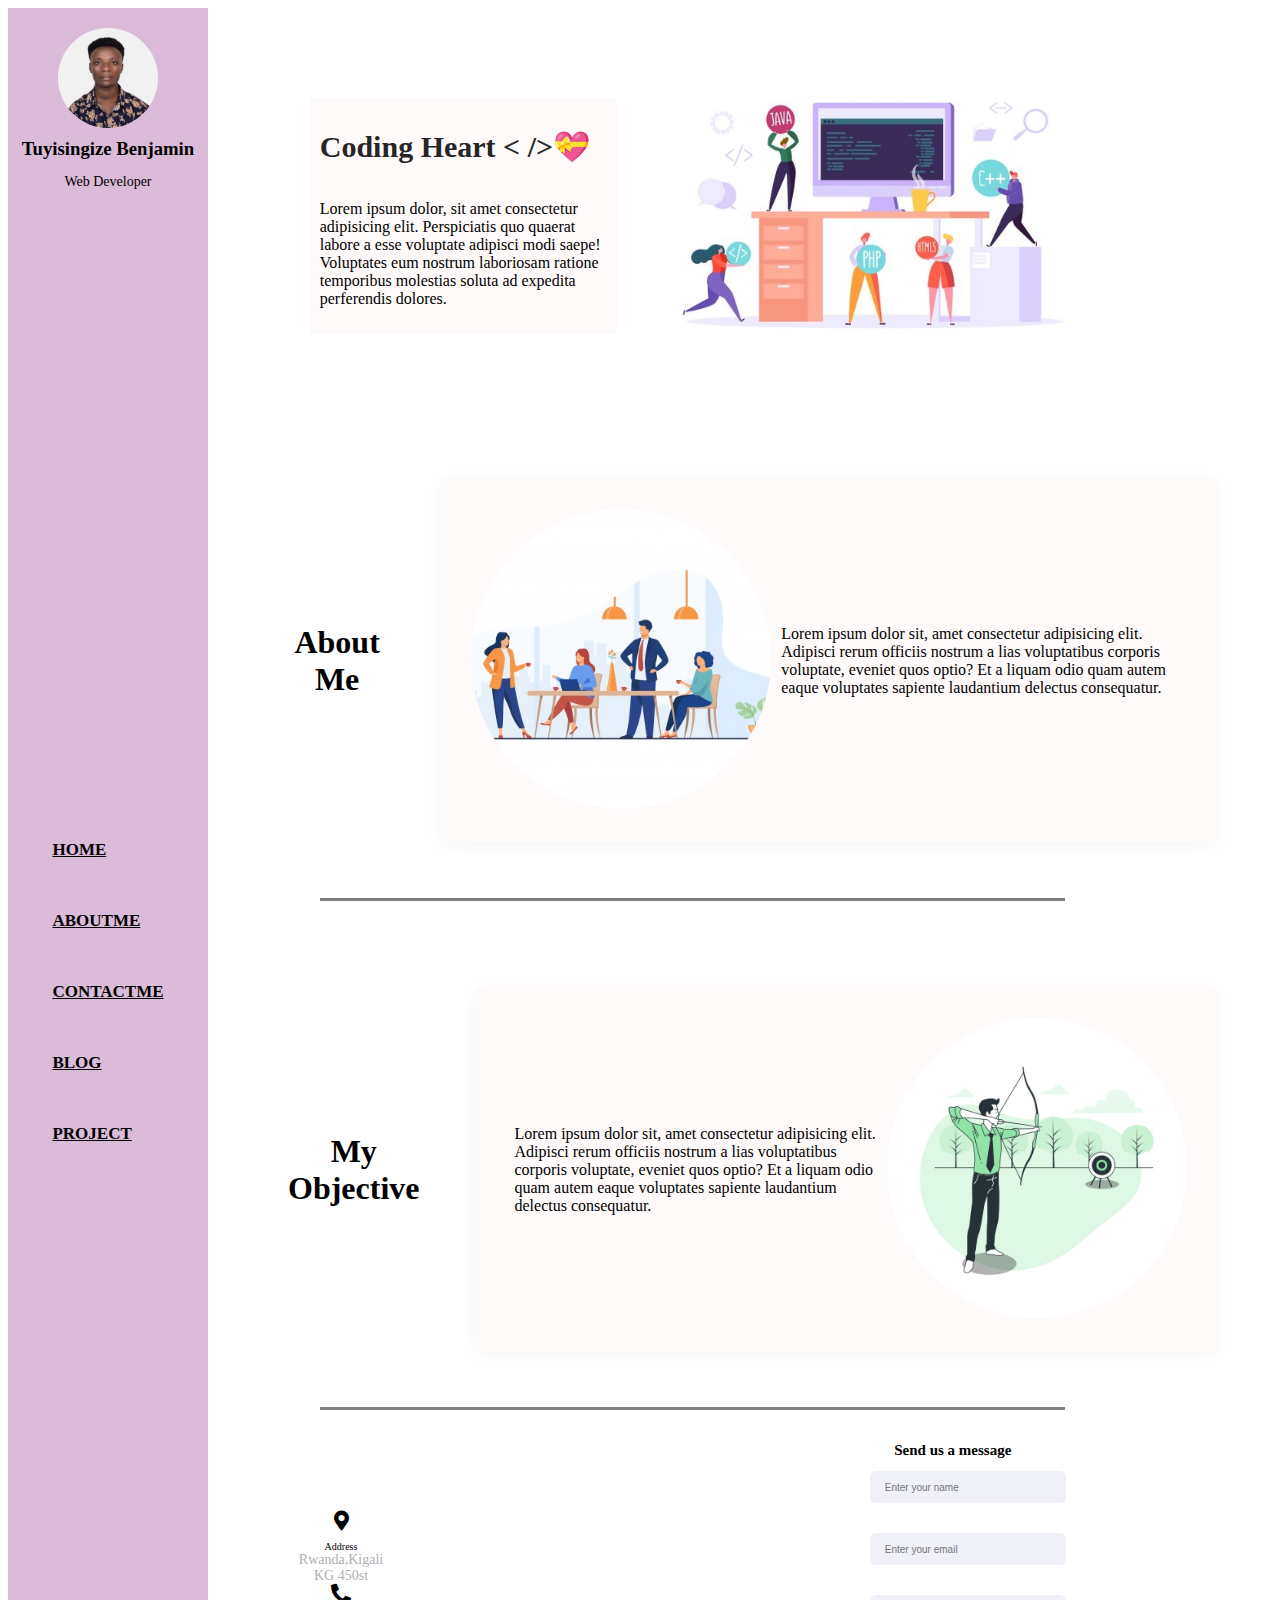
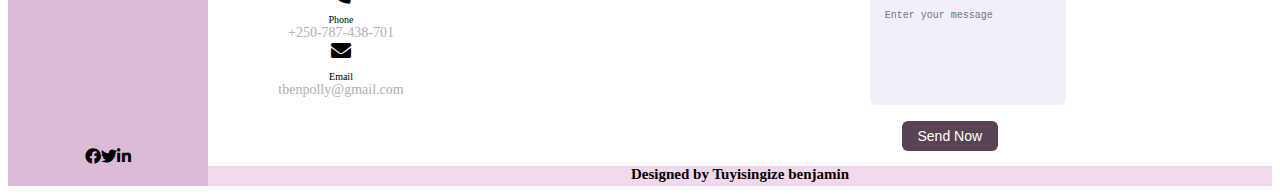
<file: src/index.html>
<!DOCTYPE html>
<html lang="en">

<head>
    <meta charset="UTF-8">
    <meta http-equiv="X-UA-Compatible" content="IE=edge">
    <meta name="viewport" content="width=device-width, initial-scale=1.0">
    <link rel="stylesheet" href="./index.css">
    <link rel="stylesheet" href="https://cdnjs.cloudflare.com/ajax/libs/font-awesome/5.15.2/css/all.min.css" />
    <title>CapStone</title>
  
    
    <script defer src="./javascript/contactus.js"></script>

</head>

<body>

    <div class="container">

        <!-- sidebar section -->
       
            <div class="sidebar">

                <!--profile image & text-->
                <div class="profile">
                    <img src="./Assets/me.jpeg"
                        alt="profile_picture">
                    <h3>Tuyisingize Benjamin</h3>
                        <p>Web Developer</p>
                </div>
                <!--menu item-->
                <ul>
                    <li>
                        <a href="#" class="active">

                            <span class="item">Home</span>
                        </a>
                    </li>
                    <li>
                        <a href="#">

                            <span class="item">AboutMe</span>
                        </a>
                    </li>
                    <li>
                        <a href="#">

                            <span class="item">ContactMe</span>
                        </a>
                    </li>
                    <li>
                        <a href="./pages/blog.html">

                            <span class="item">blog</span>
                        </a>
                    </li>
                    <li>
                        <a href="./pages/project.html">

                            <span class="item">Project</span>
                        </a>
                    </li>

                </ul>

   

                <!-- end here -->
                <div class="socialmedia">
                    <span><i class="fab fa-facebook"></i></span>
                    <span><i class="fab fa-twitter"></i></span>
                    <span><i class="fab fa-linkedin-in"></i></span>

                </div>
            </div>
        
        <!-- header section -->

        <section class="nav-section">
            <div class="navigation">


                
            

                <div class="header-content">
                    <h1>Coding Heart
                        < />💝
                    </h1>
                    <p>Lorem ipsum dolor, sit amet consectetur adipisicing elit. Perspiciatis quo quaerat labore a esse voluptate adipisci modi saepe! Voluptates eum nostrum laboriosam ratione temporibus molestias soluta ad expedita perferendis dolores.</p>

                    </h1>

                </div>
                    <div class="image">
                        
                    </div>
            </div>

            <div class="">

                <div class="card-container">
                    <h1> About Me</h1>
                    <div class="card">
                        <div class="cardimage">
                            <img src="./Assets/about.jpg"
                                alt="profile_picture">

                        </div>

                        <div class="card-body">
                            <p>Lorem ipsum dolor sit, amet consectetur adipisicing elit. Adipisci rerum officiis nostrum
                                a
                                lias voluptatibus corporis voluptate, eveniet quos optio? Et a
                                liquam odio quam autem eaque voluptates sapiente laudantium delectus consequatur.</p>
                        </div>
                    </div>
                </div>
                <!-- new -->

            </div>
            <div class="boder"></div>
            <!-- motivation -->
            <div class="">

                <div class="card-container">
                    <h1> My Objective</h1>
                    <div class="card">

                        <div class="card-body">
                            <p>Lorem ipsum dolor sit, amet consectetur adipisicing elit. Adipisci rerum officiis nostrum
                                a
                                lias voluptatibus corporis voluptate, eveniet quos optio? Et a
                                liquam odio quam autem eaque voluptates sapiente laudantium delectus consequatur.</p>
                        </div>
                        <div class="cardimage">
                            <img src="./Assets/goal.jpg"
                                alt="profile_picture">

                        </div>


                    </div>
                </div>
                <div class="boder"></div>
                <!-- new -->

            </div>

            <div class="contact">
                <div class="content">
                    <div class="left-side">
                        <div class="address details">
                            <i class="fas fa-map-marker-alt"></i>
                            <div class="topic">Address</div>
                            <div class="text-one">Rwanda,Kigali</div>
                            <div class="text-two">KG 450st</div>
                        </div>
                        <div class="phone details">
                            <i class="fas fa-phone-alt"></i>
                            <div class="topic">Phone</div>
                            <div class="text-one"> +250-787-438-701</div>

                        </div>
                        <div class="email details">
                            <i class="fas fa-envelope"></i>
                            <div class="topic">Email</div>
                            <div class="text-one">tbenpolly@gmail.com</div>

                        </div>
                    </div>
                    <div class="right-side">
                        <div class="topic-text">Send us a message</div>
                      
                        <div id="error_message"></div>
                        <div id="success" class="suc">
                            <!-- <h2>Form has been validated successfully!</h2> -->
                        </div>
                        
                        <form action="#" id="contact" >
                            <div class="input-box">
                                <input type="text" id="name" placeholder="Enter your name">
                            </div>
                            <div class="input-box">
                                <input type="text" id="email" placeholder="Enter your email">
                            </div>
                            <div class=" message-box">
                                <textarea type="text" id="message" placeholder="Enter your message"></textarea>
                            </div>
                            <div class="button">
                                <button type="submit" value="submit">
                                    Send Now
                                </button>
                            </div>
                        </form>
                    </div>
                </div>
            </div>
            <div class="footer">
                <h3>Designed by Tuyisingize benjamin</h3>
            </div>
        </section>
    </div>
    </div>

   
</body>

</html>
</file>
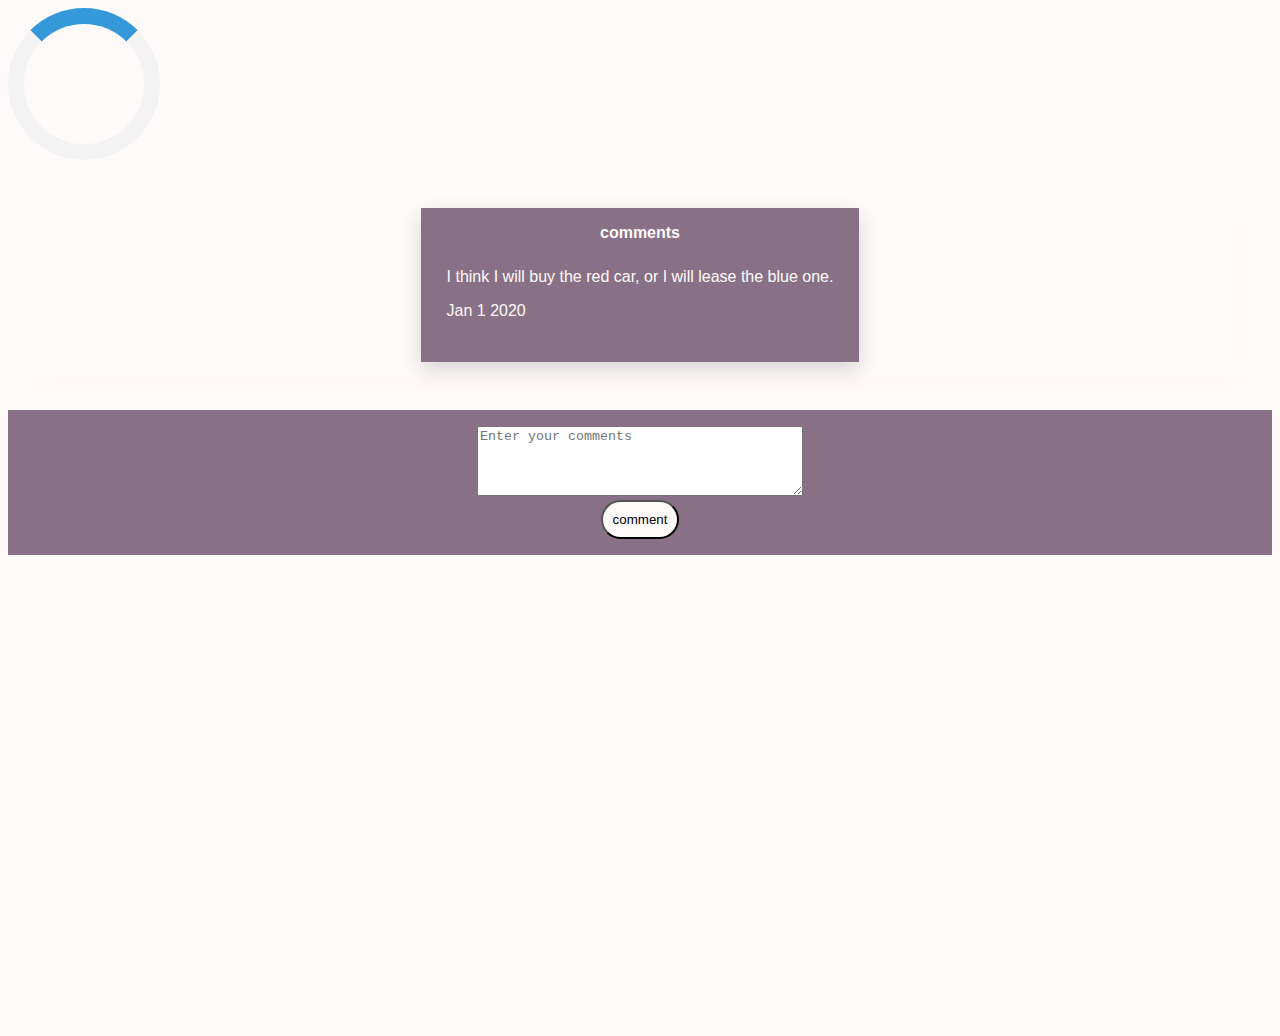
<file: src/artciles/artciles.html>
<!DOCTYPE html>
<html lang="en">
<head>
    <meta charset="UTF-8">
    <meta http-equiv="X-UA-Compatible" content="IE=edge">
    <meta name="viewport" content="width=device-width, initial-scale=1.0">
    <title>arcticles</title>
    <link rel="stylesheet" href="./articles.css" />
</head>
<body>
<main id="article">


    <div class="loader"
    role="status" id="loading">
 
</div>

    <div class="card-container">
        <div class="card" id="comntcontainer">
        <strong>comments</strong>
            <div class="card-body">
               
               
                <p>I think I will buy the red car, or I will lease the blue one.</p>
                <p>Jan 1 2020</p>
               
        
            </div>
        
        </div>

    </div>
</main>
<footer>  
   
    <form action="" id="comments">
        <div>
            <textarea placeholder="Enter your comments" id="comment"></textarea>
        </div>
        <div>
            <button type="submit" >comment</button>
        </div>
    </form>
    


</footer>



   <script src="../javascript/readMore.js"></script>
</body>
</html>
</file>
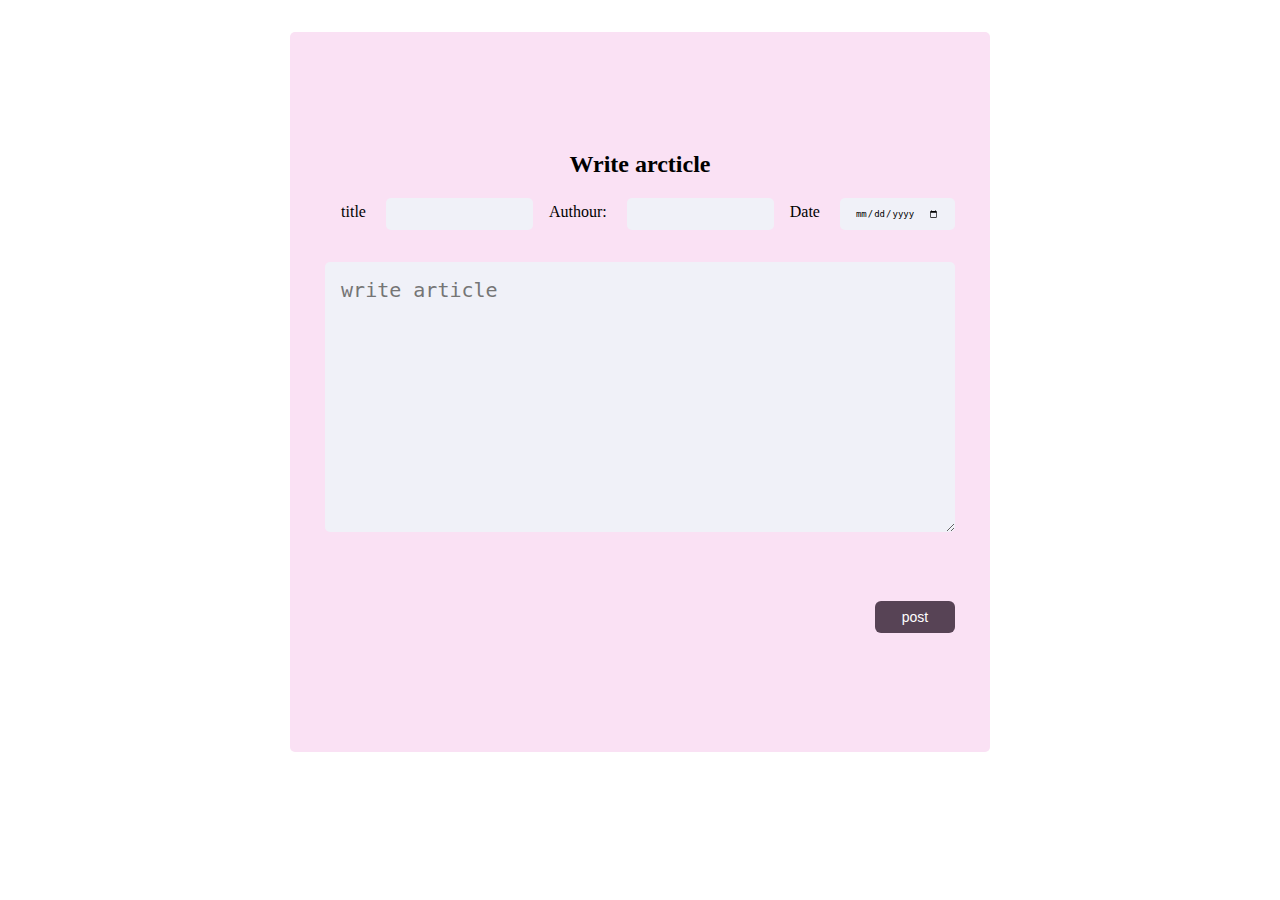
<file: src/pages/editpost.html>
<!DOCTYPE html>
<html lang="en">

<head>
    <meta charset="UTF-8">
    <meta http-equiv="X-UA-Compatible" content="IE=edge">
    <meta name="viewport" content="width=device-width, initial-scale=1.0">
    <link rel="stylesheet" href="./newPost.css">
    <link rel="stylesheet" href="https://cdnjs.cloudflare.com/ajax/libs/font-awesome/5.15.3/css/all.min.css" />


    <title>new article||capstone</title>
</head>

<body>

    <section class="section">


        <div class="container">
            <h2>Write arcticle </h2>
            <div id="error_message"></div>
            <div id="success" class="suc">
                <h2>Form has been validated successfully!</h2>
            </div>

            <form id="mypostform" name="form">
                <div class="field">







                    <div class="input-field">
                        <label>title</label>
                        <input type="text" id="title" required>

                    </div>

                    <div class="input-field">
                        <label>Authour:</label>
                        <input type="text" id="name" required>

                    </div>
                    <div class="input-field">
                        <label>Date </label>
                        <input type="date" id="date" required>

                    </div>
                </div>

                <div class="input-field">
                    <textarea class="textarea" type="text" id="textarea" placeholder="write article"
                        required></textarea>
                    <!-- <span class="show">SHOW</span> -->

                </div>

                <div class="">
                    <div class="upload-image">
                        <input type='file' class="imgInp" id='image' name="post" accept="" required />
                        <!-- <input type="file " name="files[] " id='image' required> -->
                    </div>
                    <br>
                    <!-- <img id="img1" src="https://i.imgur.com/zAyt4lX.jpg" alt="your image" height="100" /> -->

                </div>

                <div class="">

                    <button type="submit" value="submit">post</button>
                </div>

            </form>


        </div>

    </section>
   
    <script src=""></script>


</body>

</html>
</file>
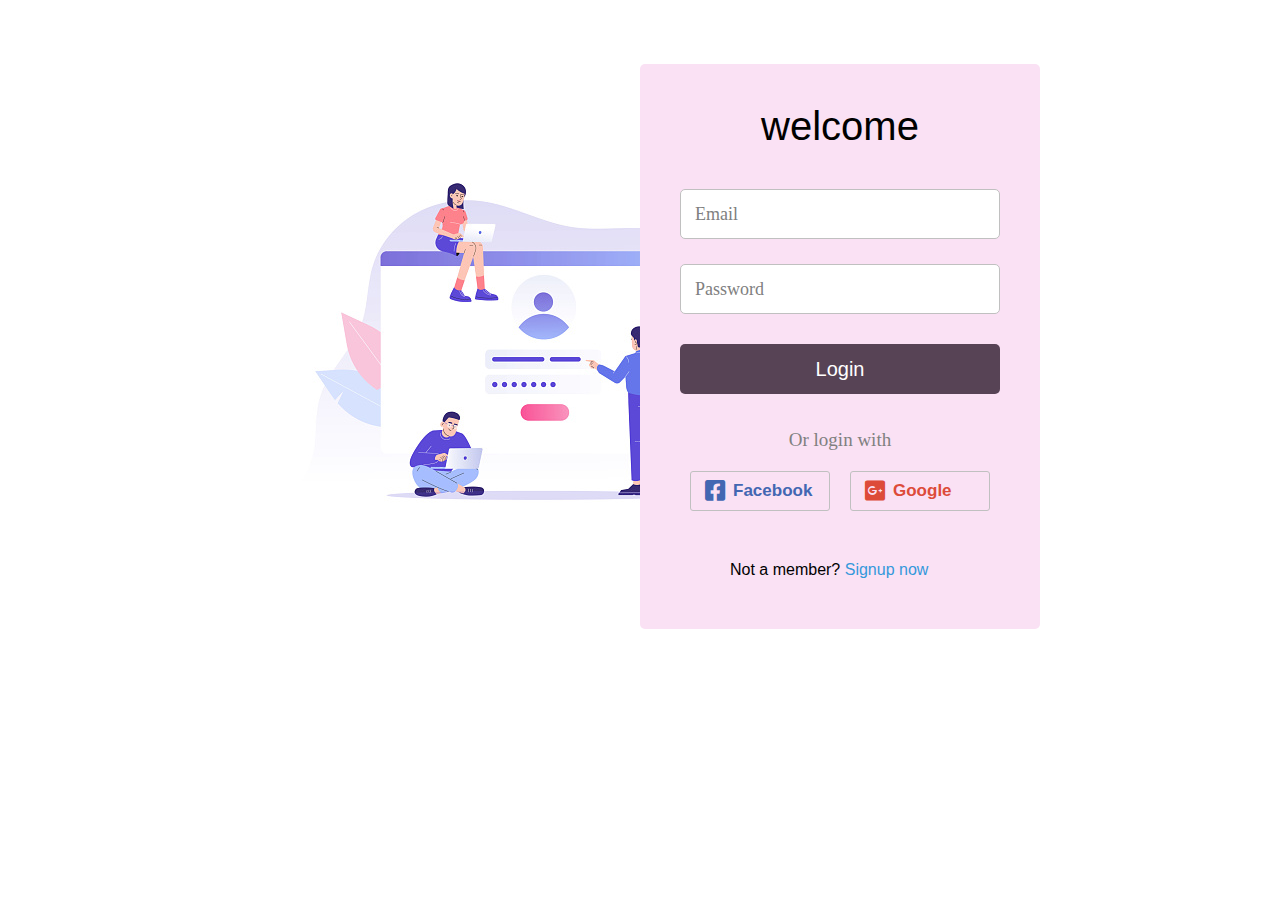
<file: src/pages/login.html>
<!DOCTYPE html>
<html lang="en">
<head>
    <meta charset="UTF-8">
    <meta http-equiv="X-UA-Compatible" content="IE=edge">
    <meta name="viewport" content="width=device-width, initial-scale=1.0">
    <link rel="stylesheet" href="login.css">
    <link rel="stylesheet" href="https://cdnjs.cloudflare.com/ajax/libs/font-awesome/5.15.3/css/all.min.css" />
    <title>SignUp|capstone</title>


 
</head>
<body>

    <section class="section">

        <div class="container-left">
            <img src="../Assets/login.jpg"/>
        </div>


<div class="container">
    <header>welcome </header>
<div id="error_message"></div>
<div id="success" class="suc">
    <h2>Form has been validated successfully!</h2>
</div>
    
<form id="loginform" name="form">

    <div class="input-field">
        <input type="text" id="email" required>

        <label>Email </label>
    </div>

<div class="input-field">
    <input class="pswrd" type="password" id="pass" required>
    <!-- <span class="show">SHOW</span> -->
    <label> Password</label>
   </div>
        <div class="button">
        <div class="inner"></div>
        <button type="submit" value="submit" onclick='submitlogin()' >Login</button>
        </div>
    </form>

    <div class="auth">
        Or login with
    </div>

    <div class="links">
        <div class="facebook">
            <i class="fab fa-facebook-square"><span>Facebook</span></i>
        </div>
        <div class="google">
            <i class="fab fa-google-plus-square"><span>Google</span></i>
        </div>
    </div>
    
    <div class="signup">
        Not a member? <a href="#">Signup now</a>
    </div>
</div>
    </section>

    
 
    <script src="../javascript/login.js"></script>
</body>
</html>
</file>
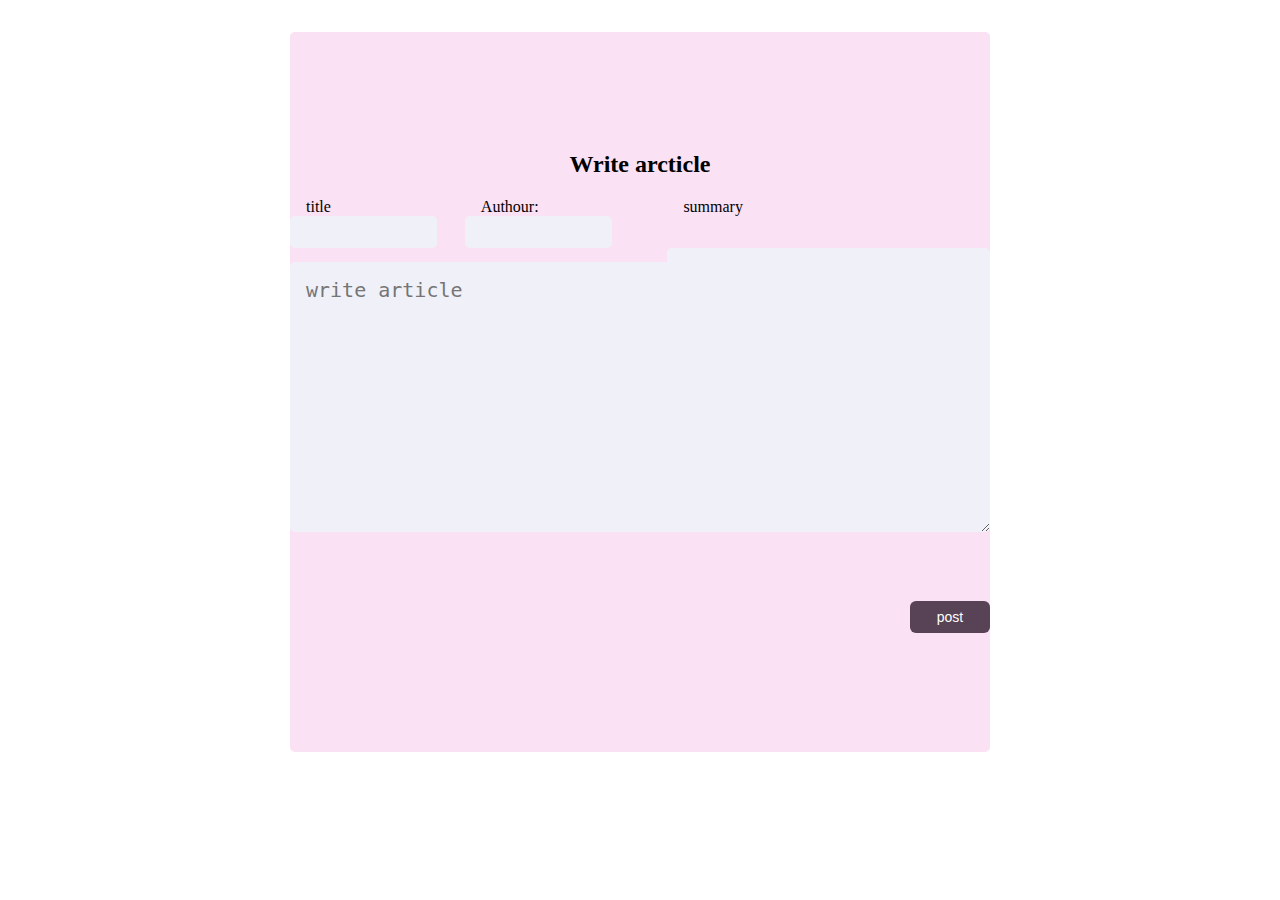
<file: src/pages/newPost.html>
<!DOCTYPE html>
<html lang="en">

<head>
    <meta charset="UTF-8">
    <meta http-equiv="X-UA-Compatible" content="IE=edge">
    <meta name="viewport" content="width=device-width, initial-scale=1.0">
    <link rel="stylesheet" href="./newPost.css">
    <link rel="stylesheet" href="https://cdnjs.cloudflare.com/ajax/libs/font-awesome/5.15.3/css/all.min.css" />


    <title>new article||capstone</title>
</head>

<body>

    <section class="section">


        <div class="container">
            <h2>Write arcticle </h2>
            <div id="error_message"></div>
            <div id="success" class="suc">
                <h2>Form has been validated successfully!</h2>
            </div>

            <form id="mypostform" name="form">
                <div class="field">







                    <div class="input-field">
                        <label>title</label>
                        <input type="text" id="title" required>
                        
                    </div>
                   
                    <div class="input-field">
                        <label>Authour:</label>
                        <input type="text" id="Authour" required>
                        
                    </div>
                    <div class="input-field">
                        <label>summary </label>
                        <textarea class="textarea" type="text" id="summary" placeholder="summary article" required></textarea>
                    </div>
                </div>

                <div class="input-field">
                    <textarea class="textarea" type="text" id="body" placeholder="write article" required></textarea>
                    <!-- <span class="show">SHOW</span> -->
                    
                </div>

                <div class="">
                    <div class="upload-image">
                        <input type='file' class="imgInp"  id='image'  name="post" accept="" required />
                        <!-- <input type="file " name="files[] " id='image' required> -->
                    </div>
                    <br>
                    <!-- <img id="img1" src="https://i.imgur.com/zAyt4lX.jpg" alt="your image" height="100" /> -->
                
                </div>
               
                <div class="">

                    <button type="submit" value="submit" onclick='editarticle(event)'>post</button>
                </div>

            </form>


        </div>
       
    </section>

    <script src="./newpost.js"></script>


</body>

</html>
</file>
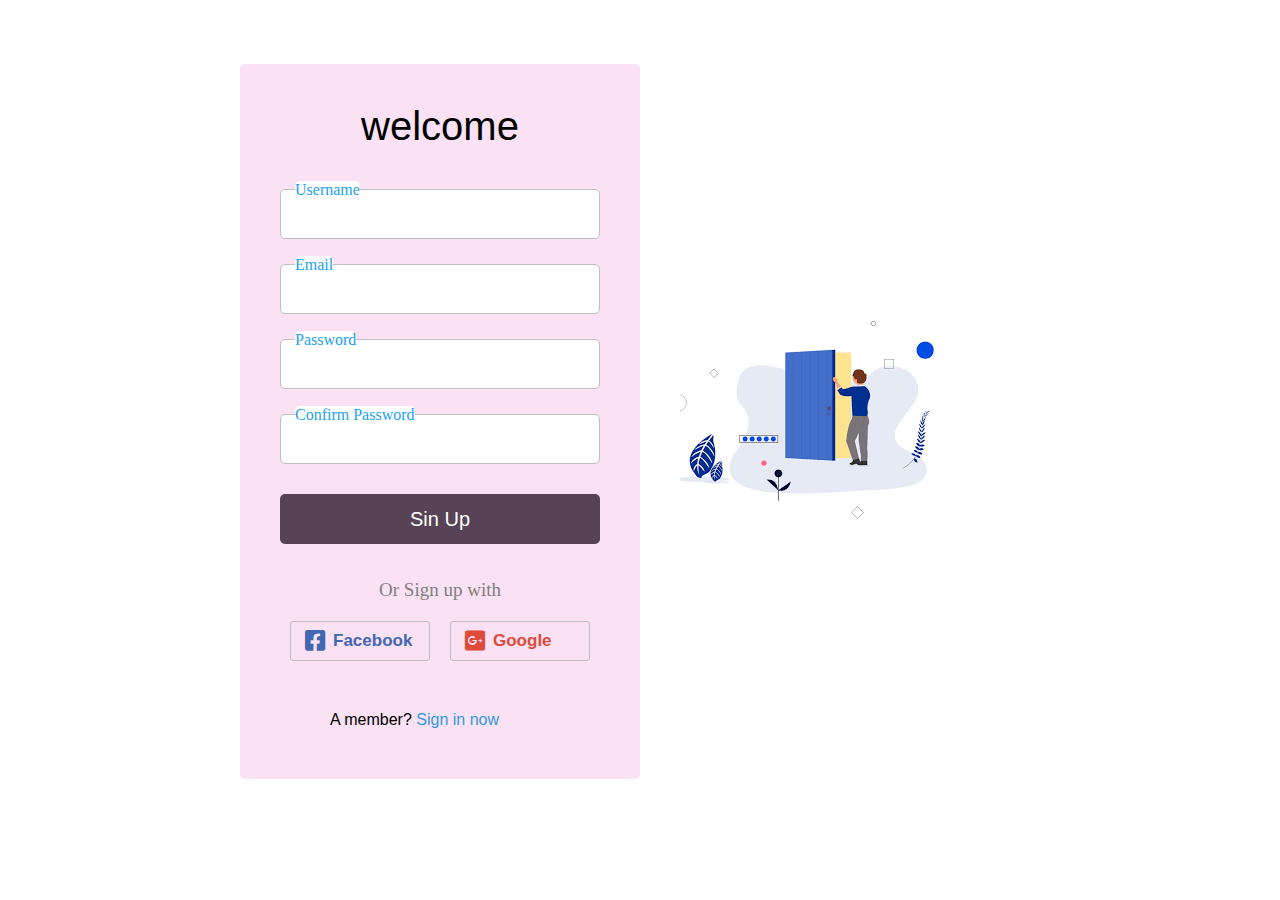
<file: src/pages/signup.html>
<!DOCTYPE html>
<html lang="en">
  <head>
    <meta charset="UTF-8" />
    <meta http-equiv="X-UA-Compatible" content="IE=edge" />
    <meta name="viewport" content="width=device-width, initial-scale=1.0" />
    <link rel="stylesheet" href="login.css" />
    <link
      rel="stylesheet"
      href="https://cdnjs.cloudflare.com/ajax/libs/font-awesome/5.15.3/css/all.min.css"
    />

    
    <script defer src="../javascript/SignUp.js"></script>
    <title>signup||capstone</title>
  </head>

  <body>
    <section class="section">
      <div class="container">
        <header>welcome</header>
        <div id="error_message"></div>
        <div id="success" class="suc">
          <h2>Form has been validated successfully!</h2>
        </div>

        <form id="myform" name="form" >
          <div class="input-field">
            <input type="text" id="name" />
            <label>Username</label>
          </div>
          <div class="input-field">
            <input type="text" id="email" />
            <label>Email </label>
          </div>
          <div class="input-field">
            <input type="password" id="pass" />
            <label>Password</label>
          </div>
          <div class="input-field">
            <input class="pswrd" type="password" id="cpass" />
            <!-- <span class="show">SHOW</span> -->
            <label>Confirm Password</label>
          </div>
          <div class="button">
            <div class="inner"></div>
            <button type="submit" value="submit">
              Sin Up
            </button>
          </div>
        </form>
        <div class="auth">Or Sign up with</div>
        <div class="links">
          <div class="facebook">
            <i class="fab fa-facebook-square"><span>Facebook</span></i>
          </div>
          <div class="google">
            <i class="fab fa-google-plus-square"><span>Google</span></i>
          </div>
        </div>
        <div class="signup">A member? <a href="#">Sign in now</a></div>
      </div>
      <div class="container-left">
        <img src="../Assets/images.png" />
      </div>
    </section>

  </body>
</html>
</file>
<file: src/index.css>
@import url("https://fonts.googleapis.com/css2?family=Commissioner:wght@400;500;700;900&display=swap");
html,
body {
  box-sizing: border-box;
  padding: 0;
  margin: 2;
}

.container {
  display: flex;

  width: 100%;
}

.navigation {
  width: 90%;
  display: flex;
  justify-content: center;
  align-items: center;
  padding: 2rem;
}

.nav-container {
  max-width: 1000px;
  margin: 0 auto;
  display: flex;
  justify-content: space-between;
}
ul {
  list-style: none;
  margin-top: -15rem;
  margin: 1rem;
  padding: 0;
}
ul li {
  margin: 1rem;
}

ul li a {
  background: transparent;
  color: black;
  line-height: 55px;
  text-transform: uppercase;
  font-size: 17px;
  padding: 13px 30px;
  font-weight: bold;

  height: 1rem;
}
ul li a:hover {
  border-radius: 6px;
  background: rgb(231, 109, 231);
}

.nav-section {
  height: 100%;
}

.sidebar {
  background: #dbbcd8;
  display: flex;
  flex-direction: column;
  display: flex;
  justify-content: center;
  align-items: center;
  justify-content: space-between;

  z-index: 10;
  top: 0;
  left: 0;
  width: 200px;
  padding: 20px 0;
  transition: all 0.5s ease;
}

.sidebar .profile {
  margin-bottom: 30px;
  text-align: center;
}

.sidebar .profile img {
  display: block;
  width: 100px;
  height: 100px;
  border-radius: 50%;
  margin: 0 auto;
}

.sidebar .profile h3 {
  color: black;
  margin: 10px 0 5px;
}

.sidebar .profile p {
  color: black;
  font-size: 14px;
}

.sidebar .socialmedia {
  display: flex;
}
@media screen and (max-width: 700px) {
  .sidebar .profile img {
    width: 50px;
    height: 50px;
  }
  .sidebar .profile h3 {
    font-size: 13px;
  }

  .sidebar .profile p {
    font-size: 10px;
  }
}

/* header-content */

.image {
  background-image: url(./Assets/neww.jpg);
  background-position: center;
  background-repeat: no-repeat;
  background-size: cover;
  width: 50%;
  height: 20rem;
  margin: 1rem;
}
.header-content {
  background-color: snow;
  padding: 10px;
  width: 30%;
  display: flex;
  flex-direction: column;
  justify-content: space-between;
}
.header-content h1 {
  color: #262626;
  font-size: 30px;
  font-weight: bold;
  float: left;
}
.header-content button {
  background-color: white;
  height: 2rem;
  width: 7rem;
  border-radius: 10px;
  font-size: 20px;
  border: none;
  opacity: 60%;
}
/* card */

.wrapper {
  display: flex;
  justify-content: center;
  flex-wrap: wrap;
  /*  */
  /*  */
}
.card {
  max-width: 900px;
  min-height: 250px;
  background: #ffffff;
  padding: 30px;
  box-sizing: border-box;
  color: black;
  margin: 20px;
  box-shadow: 0px 2px 18px -4px rgba(240, 235, 235, 0.9);
}

.card .profile {
  margin-bottom: 30px;
  text-align: center;
}

.card .profile img {
  display: block;
  width: 100px;
  height: 100px;
  border-radius: 50%;
  margin: 0 auto;
}

.card:last-child {
  background: #ffffff;
}
.card-title {
  margin-top: 0;
  font-size: 16px;
  font-weight: 600;
  letter-spacing: 1.2px;
}
.card-content {
  font-size: 14px;
  letter-spacing: 0.5px;
  line-height: 1.5;
}
.card-btn {
  all: unset;
  display: block;
  margin-left: auto;

  padding: 10px 15px;
  border-radius: 25px;
  font-size: 10px;
  font-weight: 600;

  transition: all 0.5s;

  cursor: pointer;
  letter-spacing: 1.2px;
}

.boder {
  height: 3px;
  width: 70%;
  background-color: grey;
  margin-left: 7rem;
  margin-bottom: 2rem;
}

/* contact us section */
.contact {
  width: 100;
}
.contact .content {
  display: flex;
  align-items: center;
  justify-content: space-between;
}
.contact .content .left-side {
  width: 25%;
  height: 100%;
  display: flex;
  flex-direction: column;
  align-items: center;
  justify-content: center;
  margin-top: 15px;
  position: relative;
}
.content .left-side .details {
  /* margin: 14px; */
  text-align: center;
}
.content .left-side .details i {
  font-size: 20px;
  color: black;
  margin-bottom: 10px;
}
.content .left-side .details .topic {
  font-size: 18px;
  font-weight: 500;
}
.content .left-side .details .text-one,
.content .left-side .details .text-two {
  font-size: 14px;
  color: #afafb6;
}
.contact .content .right-side {
  width: 75%;
  margin-left: 75px;
  display: flex;
  flex-direction: column;
  justify-content: space-between;
  justify-content: center;
  align-items: center;
}
.content .right-side .topic-text {
  font-size: 23px;
  font-weight: 600;
  color: black;
}
.right-side .input-box {
  height: 50px;
  width: 100%;
  margin: 12px 0;
}
.right-side .input-box input {
  height: 2rem;
  width: 100%;
  border: none;
  outline: none;
  font-size: 10px;
  background: #f0f1f8;
  border-radius: 6px;
  padding: 0 15px;
  resize: none;
}
.right-side .input-box textarea {
  height: 100%;
  width: 100%;
  border: none;
  outline: none;
  font-size: 10px;
  background: #f0f1f8;
  border-radius: 6px;
  padding: 0 15px;
  resize: none;
}
.right-side .message-box {
  min-height: 110px;
}
.right-side textarea {
  padding-top: 6px;
  height: 5rem;
  width: 100%;
  border: none;
  outline: none;
  font-size: 10px;
  background: #f0f1f8;
  border-radius: 6px;
  padding: 15px 15px;
  resize: none;
}
.right-side .button {
  display: inline-block;
  margin-top: 12px;
}
.right-side .button input[type="button"] {
  color: #fff;
  font-size: 18px;
  outline: none;
  border: none;
  padding: 8px 16px;
  border-radius: 6px;
  background: black;
  cursor: pointer;
  transition: all 0.3s ease;
}
.button input[type="button"]:hover {
  background: #574355;
}

@media (max-width: 950px) {
  .contact {
    width: 70%;
    padding: 30px 40px 40px 35px;
  }
  .contact .content .right-side {
    width: 75%;
    margin-left: 55px;
  }
  .right-side .input-box input,
  .right-side .input-box textarea {
    width: 90%;
  }
}
@media (max-width: 820px) {
  .boder {
    height: 3px;
    width: 50%;
    background-color: grey;
    margin-left: 4rem;
  }
  .contact {
    width: 60%;
  }
  .contact .content {
    flex-direction: column-reverse;
  }
  .contact .content .left-side {
    width: 100%;
    display: flex;
    flex-direction: column;
    margin-top: 4px;
    margin-left: 0;
  }
}
.contact .content .left-side::before {
  display: none;
}

.contact .content .right-side {
  width: 100%;
  margin-left: 0;
}

.content .left-side .details .topic {
  font-size: 10px;
  font-weight: 500;
}
.content .left-side .details .topic {
  font-size: 10px;
  font-weight: 500;
}
.content .left-side .details .text-one,
.content .left-side .details .text-two {
  font-size: 14px;
}
.contact .content .right-side {
  width: 60%;
}
.content .right-side .topic-text {
  font-size: 15px;
}

.right-side .button {
  display: inline-block;
  margin-top: 12px;
}

.card-container {
  display: flex;
  align-items: center;
  justify-content: space-between;

  width: 100%;
}
.card-container h1 {
  text-align: center;
  margin-left: 5rem;
}

.card-container .card {
  display: flex;
  justify-content: center;
  align-items: center;
  background-color: snow;
  margin: 55px;
  display: flex;
  width: 100%;
}

.card-container .card .card-body {
  padding: 10px;
  width: 70%;
}

.card-container .card .cardimage img {
  height: 300px;
  width: 300px;
  border-radius: 50%;
  object-fit: cover;
}

@media (max-width: 820px) {
  h1 {
    font-size: 13px;
    text-align: left;
  }
  p {
    font-size: 10px;
    text-align: start;
  }
  .card-container {
    display: flex;
    flex-direction: column;
  }
  .card-container .card {
    margin: 5px;
    display: flex;
    flex-direction: column;
    width: 60%;
  }

  .nav-section {
    width: 82%;
    margin-left: 0;
  }
  .navigation {
    width: 74%;
    display: flex;
    flex-direction: column;
  }
  .header-content {
    width: 200px;
  }
  .image {
    width: 200px;
  }
  .header-content p {
    font-size: 17px;
    width: 200px;
  }
  .container {
    height: 100%;
  }
  .sidebar {
    width: 22%;
  }

  .sidebar ul {
    display: flex;
    flex-direction: column;
    justify-content: center;
    align-items: center;
    width: 100%;
    padding: 4px;
  }
  .sidebar ul li a {
    font-size: 10px;

    width: 2rem;

    margin-top: -10rem;
  }

  .card-container .card .card-body {
    width: 200px;

    background-color: snow;
  }
  .card-container .card .card-body p {
    font-size: 16px;
  }
  .card-container h1 {
    font-size: 17px;
    text-align: center;
    margin-left: -1rem;
  }

  .card-container .card .cardimage img {
    height: 100px;
    width: 100px;
    border-radius: 50%;
    object-fit: cover;
  }
}
.footer {
  height: 20px;
  text-align: center;
  background: rgb(243, 217, 236);
  margin-bottom: 0;
}
.footer h3 {
  font-size: 15px;
}
.button {
  display: flex;
  justify-content: center;
  align-items: center;

  margin-left: 2rem;
}
button {
  color: #fff;
  font-size: 14px;
  outline: none;
  border: none;
  width: 6rem;

  border-radius: 6px;
  padding: 7px;
  background: #574355;
  cursor: pointer;
  transition: all 0.3s ease;
}
</file>
<file: src/artciles/articles.css>
html {
  height: 100%;
  box-sizing: border-box;
  margin: 0;
}

body {
  position: relative;
  min-height: 100%;
  font-family: "Montserrat", sans-serif;
  padding-bottom: 8rem;

  background-color: snow;
  justify-content: center;
  align-items: center;
}
main {
  display: flex;
  flex-direction: column;
}

article {
  height: 100%;
}

.image {
  background-image: url("https://images.unsplash.com/photo-1516571137133-1be29e37143a?ixlib=rb-0.3.5&q=85&fm=jpg&crop=entropy&cs=srgb&ixid=eyJhcHBfaWQiOjE0NTg5fQ&s=98feb08eaacddba8c029c8b5298ca3a0");
  background-size: cover;
}

.headline {
  background-color: #887186;
  color: white;
  padding: 0.75rem;
  text-align: center;
  box-shadow: 0 1.2em 0 0.75em;
}

.headline p {
  font-size: 1.25em;
}
.headline h1 {
  margin-top: -0.25em;
  margin-bottom: 0.5em;
  font-size: 3em;
  text-transform: uppercase;
  line-height: 1;
  text-shadow: 3px 3px 0px#887186;
}

.byline {
  margin: 0 1rem 1rem 1rem;
  font-family: "Libre Baskerville", serif;
  font-style: italic;
  letter-spacing: -0.2px;
}

.article-text {
  margin: -1em auto;
  padding: 0.5em 1em;
  max-width: 620px;
  font-size: 1em;
  line-height: 1.25;
  color: #3e2723;
}

.first::first-letter {
  float: left;
  margin: 0 0.2em 0 0;
  color: #887186;
  font-size: 4em;
  font-family: "Libre Baskerville", serif;
  font-weight: 600;
  text-shadow: 2px 2px 0px #887186;
}

footer {
  display: flex;
  flex-direction: column;

  right: 0;
  bottom: 0;
  left: 0;
  padding: 1rem;
  background: #887186;
  color: white;
  text-align: center;
}
textarea {
  width: 20rem;
  height: 4rem;
}
button {
  background-color: snow;
  border-radius: 5rem;
  padding: 10px;
}

/* CSS Grid starts here! */

.article-header {
  display: grid;
  grid-template-columns: 1fr 4fr 1fr;
  grid-template-rows: 2fr 1fr 1fr 1fr;
}

.image {
  grid-column: 1 / -1;
  grid-row: 1 / 3;
}
.headline {
  grid-column: 2 / 3;
  grid-row: 2 / 4;
  z-index: 100;
}

.card-container {
  display: flex;
  padding: 1rem;
  margin: 2rem;
  flex-direction: column;
  justify-content: center;
  align-items: center;
  color: snow;
  flex-wrap: wrap;
  box-shadow: 0px 8px 20px 0px rgba(245, 236, 236, 0.15);
}

.card {
  padding: 1rem;
  background: #887186;

  display: flex;
  display: flex;

  flex-direction: column;
  justify-content: center;
  align-items: center;
  box-shadow: 0px 8px 20px 0px rgba(14, 12, 12, 0.15);
}

.card .card-body {
  padding: 10px;
}

.card img {
  height: 200px;
  width: 200px;
  object-fit: cover;
  border-radius: 6px;
}
@media (max-width: 820px) {
  textarea {
    width: 10rem;
    height: 4rem;
  }
}
.loader {
  border: 16px solid #f3f3f3;
  border-radius: 50%;
  border-top: 16px solid #3498db;
  width: 120px;
  height: 120px;
  -webkit-animation: spin 2s linear infinite; /* Safari */
  animation: spin 2s linear infinite;
}

/* Safari */
@-webkit-keyframes spin {
  0% { -webkit-transform: rotate(0deg); }
  100% { -webkit-transform: rotate(360deg); }
}
</file>
<file: src/pages/newPost.css>
* {
  margin: 0;
  padding: 0;
  border-radius: 5px;
  box-sizing: border-box;
}

.section {
  display: flex;

  justify-content: center;
  align-items: center;
}
.container {
  height: 80vh;
  display: flex;
  flex-direction: column;
  justify-content: center;
  align-items: center;
  margin-top: 2rem;
  width: 700px;
  background: rgb(250, 225, 244);
}
textarea {
  width: 100%;
  height: 30vh;
  margin-top: 2rem;
  font-size: 20px;
  background: #f0f1f8;
  border-radius: 5px;
  border: none;
  outline: none;
  padding: 1rem;
}
.field {
  display: flex;
  height: 2rem;
}
.input-field input {
  border: none;
  outline: none;
  height: 2rem;
  font-size: 9px;
  background: #f0f1f8;
  border-radius: 5px;
  padding: 0 15px;
  resize: none;
}
label {
  margin: 1rem;
}
button {
  color: #fff;
  font-size: 14px;
  outline: none;
  border: none;
  padding: 8px 8px;
  border-radius: 6px;
  float: right;
  background: #574355;
  cursor: pointer;
  transition: all 0.3s ease;
  width: 5rem;
  margin-top: 1rem;
}
.upload-image input {
  display: block !important;
  width: 158px !important;
  height: 45px !important;
  opacity: 0 !important;
  overflow: hidden !important;
}
.upload-image {
  cursor: pointer;
  width: 158px;
  height: 45px;
  overflow: hidden;
  position: relative;
  display: inline-block;
  /*background-color:#fff;*/
  background-repeat: no-repeat;
  background-image: url("http://icons.iconarchive.com/icons/martz90/circle/512/camera-icon.png");
  background-size: 20px 20px;
}

#error_message {
  margin-bottom: 20px;
  padding: 0px;
  background: #fe8b8e;
  text-align: center;
  font-size: 14px;
  transition: all 0.5s ease;
}

#success {
  display: none;
}
</file>
<file: src/pages/login.css>
* {
  margin: 0;
  padding: 0;
  border-radius: 5px;
  box-sizing: border-box;
}
body {
  display: flex;
  justify-content: center;
  align-items: center;
}
.section {
  display: flex;
  flex-direction: row;
  justify-content: center;
  align-items: center;
}
.container {
  height: 60%;
  margin-top: 4rem;
  margin-bottom: 4rem;
  position: relative;
  width: 400px;
  background: rgb(250, 225, 244);
  padding-left: 40px;
  padding-right: 40px;
}
.container-left {
  height: 60%;
  margin-top: 4rem;
  margin-bottom: 4rem;
  position: relative;
  width: 400px;
  background: white;
  padding-left: 40px;
  padding-right: 40px;
}
header {
  font-size: 40px;
  margin: 40px;
  text-align: center;
  font-family: "Montserrat", sans-serif;
}
.input-field,
form .button {
  margin: 25px 0;
  position: relative;
  height: 50px;
  width: 100%;
}
.input-field input {
  height: 100%;
  width: 100%;
  border: 1px solid silver;
  padding-left: 15px;
  outline: none;
  font-size: 19px;
  transition: 0.4s;
}
input:focus {
  border: 1px solid #1da1f2;
}
.input-field label,
span.show {
  position: absolute;
  top: 50%;
  transform: translateY(-50%);
}
.input-field label {
  left: 15px;
  pointer-events: none;
  color: grey;
  font-size: 18px;
  transition: 0.4s;
}
span.show {
  right: 20px;
  color: #111;
  font-size: 14px;
  font-weight: bold;
  cursor: pointer;
  user-select: none;
  visibility: hidden;
  font-family: "Open Sans", sans-serif;
}
input:valid ~ span.show {
  visibility: visible;
}
input:focus ~ label,
input:valid ~ label {
  transform: translateY(-33px);
  background: white;
  font-size: 16px;
  color: #1da1f2;
}
form .button {
  margin-top: 30px;
  overflow: hidden;
  z-index: 111;
}
.button .inner {
  position: absolute;
  height: 100%;
  width: 300%;
  left: -100%;
  z-index: -1;
  transition: all 0.4s;
  background: #574355;
}
.button:hover .inner {
  left: 0;
}
.button button {
  width: 100%;
  height: 100%;
  border: none;
  background: none;
  outline: none;
  color: white;
  font-size: 20px;
  cursor: pointer;
  font-family: "Montserrat", sans-serif;
}
.container .auth {
  margin: 35px 0 20px 0;
  font-size: 19px;
  color: grey;
  display: flex;
  justify-content: center;
  align-items: center;
}
.links {
  display: flex;
  cursor: pointer;
}
.facebook,
.google {
  height: 40px;
  width: 100%;
  border: 1px solid silver;
  border-radius: 3px;
  margin: 0 10px;
  transition: 0.4s;
  display: flex;
  justify-content: center;
  align-items: center;
}
.facebook:hover {
  border: 1px solid #4267b2;
}
.google:hover {
  border: 1px solid #dd4b39;
}
.facebook i,
.facebook span {
  color: #4267b2;
}
.google i,
.google span {
  color: #dd4b39;
}
.links i {
  font-size: 23px;
  line-height: 40px;
  margin-left: -90px;
}
.links span {
  position: absolute;
  font-size: 17px;
  font-weight: bold;
  padding-left: 8px;
  font-family: "Open Sans", sans-serif;
}
.signup {
  margin: 50px;
  font-family: "Noto Sans", sans-serif;
}
.signup a {
  color: #3498db;
  text-decoration: none;
}
.signup a:hover {
  text-decoration: underline;
}
@media (max-width: 820px) {
  .button button {
    width: 60%;
    height: 100%;
  }
  .section {
    display: flex;
    flex-direction: column;
  }
  .container-left {
    position: relative;
    width: 300px;
    margin: 0;
  }
  .container {
    position: relative;
    width: 300px;
    margin: 0;
  }
  .links span {
    font-size: 11px;
  }
  .links i {
    font-size: 13px;
    margin-right: -14px;
  }
}
/* validation */
#error_message {
  margin-bottom: 20px;
  padding: 0px;
  background: #fe8b8e;
  text-align: center;
  font-size: 14px;
  transition: all 0.5s ease;
}

#success {
  display: none;
}
.suc {
  margin-bottom: 20px;
  padding: 0px;
  background: green;
  text-align: center;
  font-size: 14px;
  transition: all 0.5s ease;
}
</file>
